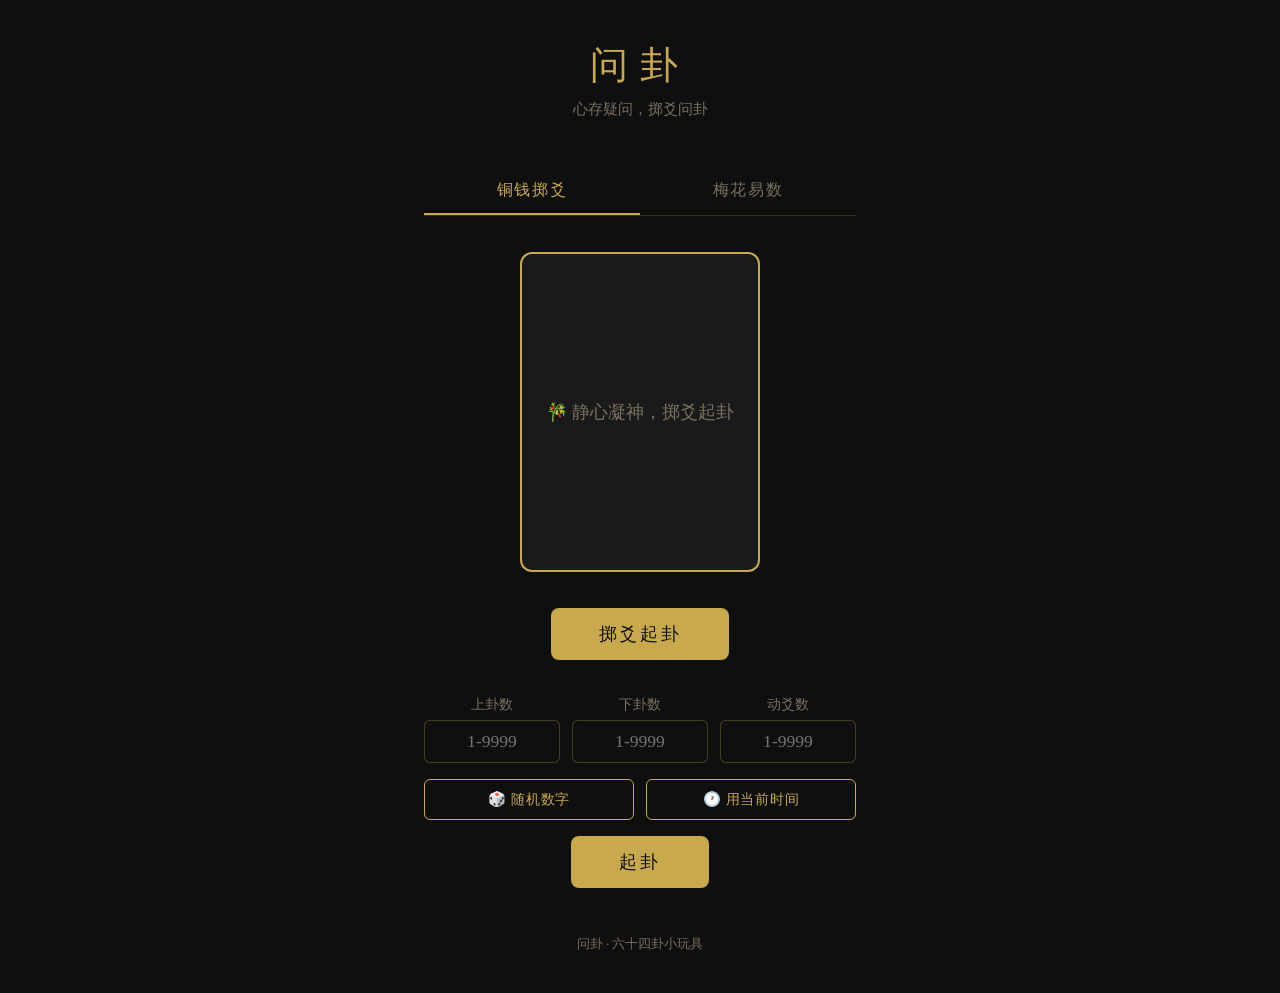
<file: versions/A0.1/index.html>
<!DOCTYPE html>
<html lang="zh-CN">
<head>
    <meta charset="UTF-8">
    <meta name="viewport" content="width=device-width, initial-scale=1.0">
    <meta http-equiv="Content-Security-Policy" content="default-src 'self'; style-src 'self' 'unsafe-inline'; img-src 'self' data:; connect-src 'none'; frame-ancestors 'none';">
    <title>问卦 · WenGua</title>
    <link rel="stylesheet" href="css/style.css">
</head>
<body>
    <div id="app">
        <header>
            <h1>问卦</h1>
            <p class="subtitle">心存疑问，掷爻问卦</p>
        </header>

        <main id="main-stage">
            <!-- 模式切换 -->
            <div id="mode-tabs">
                <button id="tab-tongqian" class="mode-tab active">铜钱掷爻</button>
                <button id="tab-meihua" class="mode-tab">梅花易数</button>
            </div>

            <!-- 卦象展示区 -->
            <div id="gua-display">
                <p class="placeholder">🎋 静心凝神，掷爻起卦</p>
            </div>

            <!-- 铜钱操作区 -->
            <div id="controls">
                <button id="btn-cast" class="btn-primary">掷爻起卦</button>
            </div>

            <!-- 梅花操作区 -->
            <div id="meihua-controls" class="hidden">
                <div class="meihua-input-row">
                    <div class="meihua-input-group">
                        <label for="input-num1">上卦数</label>
                        <input type="number" id="input-num1" min="1" max="9999" placeholder="1-9999">
                    </div>
                    <div class="meihua-input-group">
                        <label for="input-num2">下卦数</label>
                        <input type="number" id="input-num2" min="1" max="9999" placeholder="1-9999">
                    </div>
                    <div class="meihua-input-group">
                        <label for="input-num3">动爻数</label>
                        <input type="number" id="input-num3" min="1" max="9999" placeholder="1-9999">
                    </div>
                </div>
                <div class="meihua-btn-row">
                    <button id="btn-meihua-random" class="btn-aux">🎲 随机数字</button>
                    <button id="btn-meihua-time" class="btn-aux">🕐 用当前时间</button>
                </div>
                <button id="btn-meihua-cast" class="btn-primary">起卦</button>
            </div>

            <!-- 结果区 -->
            <div id="result" class="hidden">
                <div id="gua-name"></div>
                <div id="gua-symbol"></div>
                <div id="gua-interpretation"></div>
            </div>
        </main>

        <footer>
            <p>问卦 · 六十四卦小玩具</p>
        </footer>
    </div>

    <script src="js/gua-data.js"></script>
    <script src="js/animation.js"></script>
    <script src="js/app.js"></script>
</body>
</html>
</file>
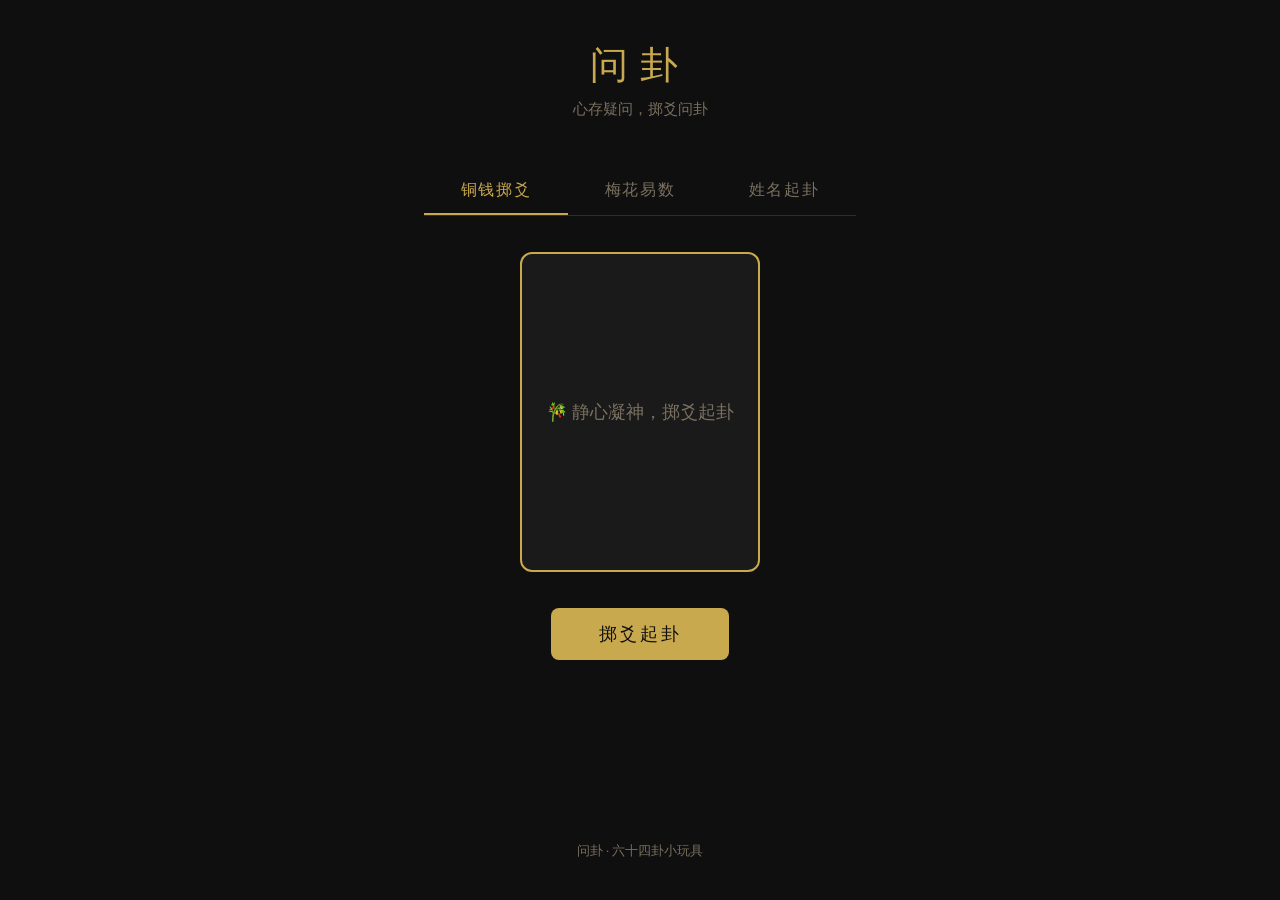
<file: versions/A0.4/index.html>
<!DOCTYPE html>
<html lang="zh-CN">
<head>
    <meta charset="UTF-8">
    <meta name="viewport" content="width=device-width, initial-scale=1.0">
    <meta http-equiv="Content-Security-Policy" content="default-src 'self'; style-src 'self' 'unsafe-inline'; img-src 'self' data:; connect-src 'none'; frame-ancestors 'none';">
    <title>问卦 · WenGua</title>
    <link rel="stylesheet" href="css/style.css">
</head>
<body>
    <div id="app">
        <header>
            <h1>问卦</h1>
            <p class="subtitle">心存疑问，掷爻问卦</p>
        </header>

        <main id="main-stage">
            <!-- 模式切换 -->
            <div id="mode-tabs">
                <button id="tab-tongqian" class="mode-tab active">铜钱掷爻</button>
                <button id="tab-meihua" class="mode-tab">梅花易数</button>
                <button id="tab-name" class="mode-tab">姓名起卦</button>
            </div>

            <!-- 卦象展示区 -->
            <div id="gua-display">
                <p class="placeholder">🎋 静心凝神，掷爻起卦</p>
            </div>

            <!-- 铜钱操作区 -->
            <div id="controls">
                <button id="btn-cast" class="btn-primary">掷爻起卦</button>
            </div>

            <!-- 梅花操作区 -->
            <div id="meihua-controls" class="hidden">
                <div class="meihua-input-row">
                    <div class="meihua-input-group">
                        <label for="input-num1">上卦数</label>
                        <input type="number" id="input-num1" min="1" max="9999" placeholder="1-9999">
                    </div>
                    <div class="meihua-input-group">
                        <label for="input-num2">下卦数</label>
                        <input type="number" id="input-num2" min="1" max="9999" placeholder="1-9999">
                    </div>
                    <div class="meihua-input-group">
                        <label for="input-num3">动爻数</label>
                        <input type="number" id="input-num3" min="1" max="9999" placeholder="1-9999">
                    </div>
                </div>
                <div class="meihua-btn-row">
                    <button id="btn-meihua-random" class="btn-aux">🎲 随机数字</button>
                    <button id="btn-meihua-time" class="btn-aux">🕐 用当前时间</button>
                </div>
                <button id="btn-meihua-cast" class="btn-primary">起卦</button>
            </div>

            <!-- 姓名起卦区 -->
            <div id="name-controls" class="hidden">
                <div class="name-input-row">
                    <input type="text" id="input-name" placeholder="请输入姓名（如：诸葛亮）" maxlength="10">
                </div>
                <button id="btn-name-cast" class="btn-primary">起卦</button>
            </div>

            <!-- 结果区 -->
            <div id="result" class="hidden">
                <div id="gua-name"></div>
                <div id="gua-symbol"></div>
                <div id="gua-interpretation"></div>
            </div>
        </main>

        <footer>
            <p>问卦 · 六十四卦小玩具</p>
        </footer>
    </div>

    <script src="js/gua-data.js"></script>
    <script src="js/stroke-data.js"></script>
    <script src="js/animation.js"></script>
    <script src="js/app.js"></script>
</body>
</html>
</file>
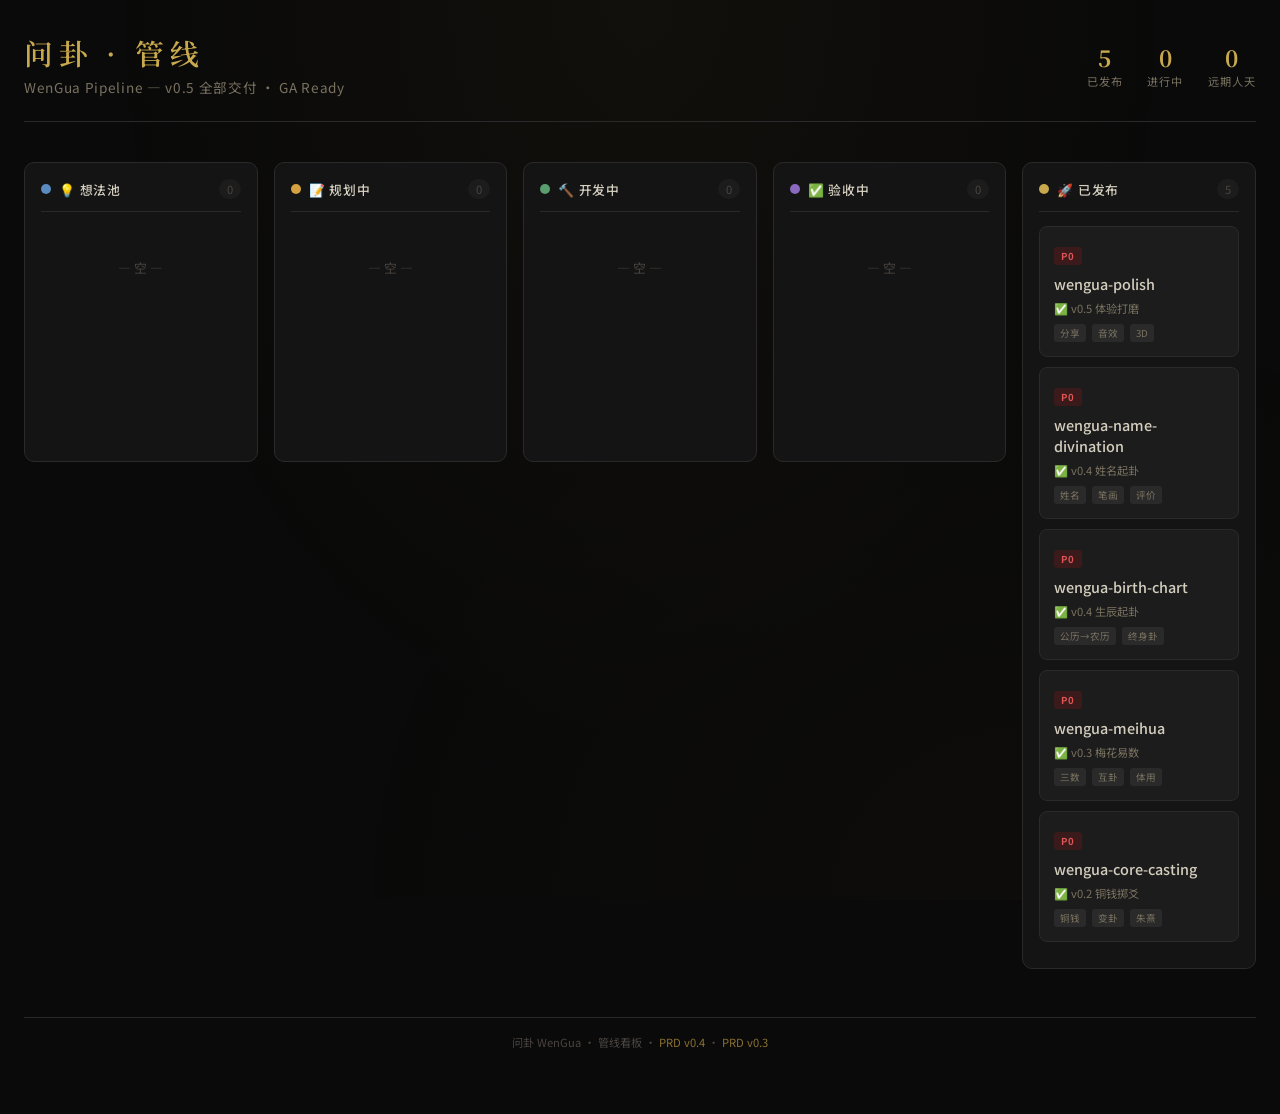
<file: .trae/pipeline/pipeline.html>
<!DOCTYPE html>
<html lang="zh-CN">
<head>
<meta charset="UTF-8">
<meta name="viewport" content="width=device-width, initial-scale=1.0">
<title>问卦 · 管线看板</title>
<style>
  @import url('https://fonts.googleapis.com/css2?family=Noto+Serif+SC:wght@400;600;700&family=Noto+Sans+SC:wght@300;400;500&display=swap');

  :root {
    --bg: #0a0a0a;
    --surface: #141414;
    --card: #1c1c1c;
    --border: #2a2a2a;
    --gold: #c9a94e;
    --gold-dim: #8a7030;
    --text: #d4cebf;
    --text-dim: #7a7260;
    --text-muted: #4a4440;
    --red: #e05555;
    --amber: #d4a040;
    --green: #5a9e6f;
    --blue: #5a8abe;
    --tag-idea: #3a3a4a;
    --tag-plan: #4a3a2a;
    --tag-dev: #2a4a3a;
    --tag-review: #3a2a4a;
    --tag-done: #2a3a2a;
  }

  * { margin:0; padding:0; box-sizing:border-box; }

  body {
    background: var(--bg);
    color: var(--text);
    font-family: 'Noto Sans SC', 'Microsoft YaHei', sans-serif;
    min-height: 100vh;
    overflow-x: hidden;
  }

  /* --- Background atmosphere --- */
  body::before {
    content: '';
    position: fixed;
    inset: 0;
    background: radial-gradient(ellipse at 50% 0%, rgba(201,169,78,0.04) 0%, transparent 60%),
                radial-gradient(ellipse at 80% 100%, rgba(201,169,78,0.02) 0%, transparent 50%);
    pointer-events: none;
    z-index: 0;
  }

  .container {
    position: relative;
    z-index: 1;
    max-width: 1400px;
    margin: 0 auto;
    padding: 32px 24px 64px;
  }

  /* --- Header --- */
  .header {
    display: flex;
    align-items: center;
    justify-content: space-between;
    margin-bottom: 40px;
    padding-bottom: 24px;
    border-bottom: 1px solid var(--border);
  }

  .header-left h1 {
    font-family: 'Noto Serif SC', serif;
    font-size: 1.8rem;
    font-weight: 600;
    color: var(--gold);
    letter-spacing: 0.2em;
  }

  .header-left .sub {
    color: var(--text-dim);
    font-size: 0.85rem;
    margin-top: 4px;
    letter-spacing: 0.05em;
  }

  .header-right {
    display: flex;
    gap: 24px;
    align-items: center;
  }

  .stat {
    text-align: center;
  }
  .stat-num {
    font-family: 'Noto Serif SC', serif;
    font-size: 1.4rem;
    color: var(--gold);
    font-weight: 700;
  }
  .stat-label {
    font-size: 0.7rem;
    color: var(--text-dim);
    text-transform: uppercase;
    letter-spacing: 0.1em;
  }

  /* --- Pipeline columns --- */
  .pipeline {
    display: grid;
    grid-template-columns: repeat(5, 1fr);
    gap: 16px;
    align-items: start;
  }

  .column {
    background: var(--surface);
    border-radius: 10px;
    padding: 16px;
    border: 1px solid var(--border);
    min-height: 300px;
  }

  .col-header {
    display: flex;
    align-items: center;
    gap: 8px;
    margin-bottom: 14px;
    padding-bottom: 12px;
    border-bottom: 1px solid var(--border);
  }

  .col-icon {
    width: 10px;
    height: 10px;
    border-radius: 50%;
    flex-shrink: 0;
  }
  .col-icon.idea { background: var(--blue); }
  .col-icon.plan { background: var(--amber); }
  .col-icon.dev  { background: var(--green); }
  .col-icon.review { background: #8a6abe; }
  .col-icon.done { background: var(--gold); }

  .col-title {
    font-size: 0.8rem;
    font-weight: 500;
    letter-spacing: 0.06em;
  }
  .col-count {
    margin-left: auto;
    font-size: 0.7rem;
    color: var(--text-muted);
    background: var(--card);
    padding: 2px 8px;
    border-radius: 10px;
  }

  /* --- Cards --- */
  .card {
    background: var(--card);
    border: 1px solid var(--border);
    border-radius: 8px;
    padding: 14px;
    margin-bottom: 10px;
    cursor: pointer;
    transition: border-color 0.2s, transform 0.2s;
  }
  .card:hover {
    border-color: var(--gold-dim);
    transform: translateY(-1px);
  }

  .card-priority {
    display: inline-block;
    font-size: 0.6rem;
    font-weight: 700;
    letter-spacing: 0.08em;
    padding: 2px 7px;
    border-radius: 3px;
    margin-bottom: 8px;
  }
  .pri-p0 { background: #3a1a1a; color: var(--red); }
  .pri-p1 { background: #3a2a1a; color: var(--amber); }
  .pri-p2 { background: #2a2a3a; color: var(--blue); }
  .pri-p3 { background: var(--tag-idea); color: #8a8aaa; }

  .card-title {
    font-size: 0.9rem;
    font-weight: 500;
    color: var(--text);
    margin-bottom: 6px;
  }

  .card-meta {
    font-size: 0.7rem;
    color: var(--text-dim);
    display: flex;
    gap: 12px;
  }

  .card-meta span {
    display: flex;
    align-items: center;
    gap: 4px;
  }

  .card-tags {
    margin-top: 8px;
    display: flex;
    gap: 6px;
    flex-wrap: wrap;
  }

  .tag {
    font-size: 0.6rem;
    padding: 2px 6px;
    border-radius: 3px;
    background: var(--border);
    color: var(--text-dim);
  }

  /* --- Footer --- */
  .footer {
    margin-top: 48px;
    padding-top: 16px;
    border-top: 1px solid var(--border);
    text-align: center;
    color: var(--text-muted);
    font-size: 0.7rem;
  }

  .footer a {
    color: var(--gold-dim);
    text-decoration: none;
  }

  @media (max-width: 1000px) {
    .pipeline { grid-template-columns: repeat(3, 1fr); }
  }
  @media (max-width: 640px) {
    .pipeline { grid-template-columns: 1fr; }
    .header { flex-direction: column; gap: 16px; text-align: center; }
  }
</style>
</head>
<body>
<div class="container">

  <!-- Header -->
  <div class="header">
    <div class="header-left">
      <h1>问卦 · 管线</h1>
      <div class="sub">WenGua Pipeline — v0.5 全部交付 · GA Ready</div>
    </div>
    <div class="header-right">
      <div class="stat">
        <div class="stat-num">5</div>
        <div class="stat-label">已发布</div>
      </div>
      <div class="stat">
        <div class="stat-num">0</div>
        <div class="stat-label">进行中</div>
      </div>
      <div class="stat">
        <div class="stat-num">0</div>
        <div class="stat-label">远期人天</div>
      </div>
    </div>
  </div>

  <!-- Pipeline -->
  <div class="pipeline">

    <!-- 想法池 -->
    <div class="column">
      <div class="col-header">
        <div class="col-icon idea"></div>
        <div class="col-title">💡 想法池</div>
        <div class="col-count">0</div>
      </div>
      <div style="color:var(--text-muted);text-align:center;padding:32px 0;font-size:0.8rem;">— 空 —</div>
    </div>

    <!-- 规划中 -->
    <div class="column">
      <div class="col-header">
        <div class="col-icon plan"></div>
        <div class="col-title">📝 规划中</div>
        <div class="col-count">0</div>
      </div>
      <div style="color:var(--text-muted);text-align:center;padding:32px 0;font-size:0.8rem;">— 空 —</div>
    </div>

    <!-- 开发中 -->
    <div class="column">
      <div class="col-header">
        <div class="col-icon dev"></div>
        <div class="col-title">🔨 开发中</div>
        <div class="col-count">0</div>
      </div>
      <div style="color:var(--text-muted);text-align:center;padding:32px 0;font-size:0.8rem;">— 空 —</div>
    </div>

    <!-- 验收中 -->
    <div class="column">
      <div class="col-header">
        <div class="col-icon review"></div>
        <div class="col-title">✅ 验收中</div>
        <div class="col-count">0</div>
      </div>
      <div style="color:var(--text-muted);text-align:center;padding:32px 0;font-size:0.8rem;">— 空 —</div>
    </div>

    <!-- 已发布 -->
    <div class="column">
      <div class="col-header">
        <div class="col-icon done"></div>
        <div class="col-title">🚀 已发布</div>
        <div class="col-count">5</div>
      </div>

      <div class="card">
        <div class="card-priority pri-p0">P0</div>
        <div class="card-title">wengua-polish</div>
        <div class="card-meta"><span>✅ v0.5 体验打磨</span></div>
        <div class="card-tags"><span class="tag">分享</span><span class="tag">音效</span><span class="tag">3D</span></div>
      </div>
      <div class="card">
        <div class="card-priority pri-p0">P0</div>
        <div class="card-title">wengua-name-divination</div>
        <div class="card-meta"><span>✅ v0.4 姓名起卦</span></div>
        <div class="card-tags"><span class="tag">姓名</span><span class="tag">笔画</span><span class="tag">评价</span></div>
      </div>
      <div class="card">
        <div class="card-priority pri-p0">P0</div>
        <div class="card-title">wengua-birth-chart</div>
        <div class="card-meta"><span>✅ v0.4 生辰起卦</span></div>
        <div class="card-tags"><span class="tag">公历→农历</span><span class="tag">终身卦</span></div>
      </div>
      <div class="card">
        <div class="card-priority pri-p0">P0</div>
        <div class="card-title">wengua-meihua</div>
        <div class="card-meta"><span>✅ v0.3 梅花易数</span></div>
        <div class="card-tags"><span class="tag">三数</span><span class="tag">互卦</span><span class="tag">体用</span></div>
      </div>
      <div class="card">
        <div class="card-priority pri-p0">P0</div>
        <div class="card-title">wengua-core-casting</div>
        <div class="card-meta"><span>✅ v0.2 铜钱掷爻</span></div>
        <div class="card-tags"><span class="tag">铜钱</span><span class="tag">变卦</span><span class="tag">朱熹</span></div>
      </div>
    </div>

  </div>

  <div class="footer">
    问卦 WenGua · 管线看板 · <a href="../../docs/PRD-问卦-v0.4.md">PRD v0.4</a> ·
    <a href="../../docs/PRD-问卦-v0.3.md">PRD v0.3</a>
  </div>

</div>
</body>
</html>
</file>
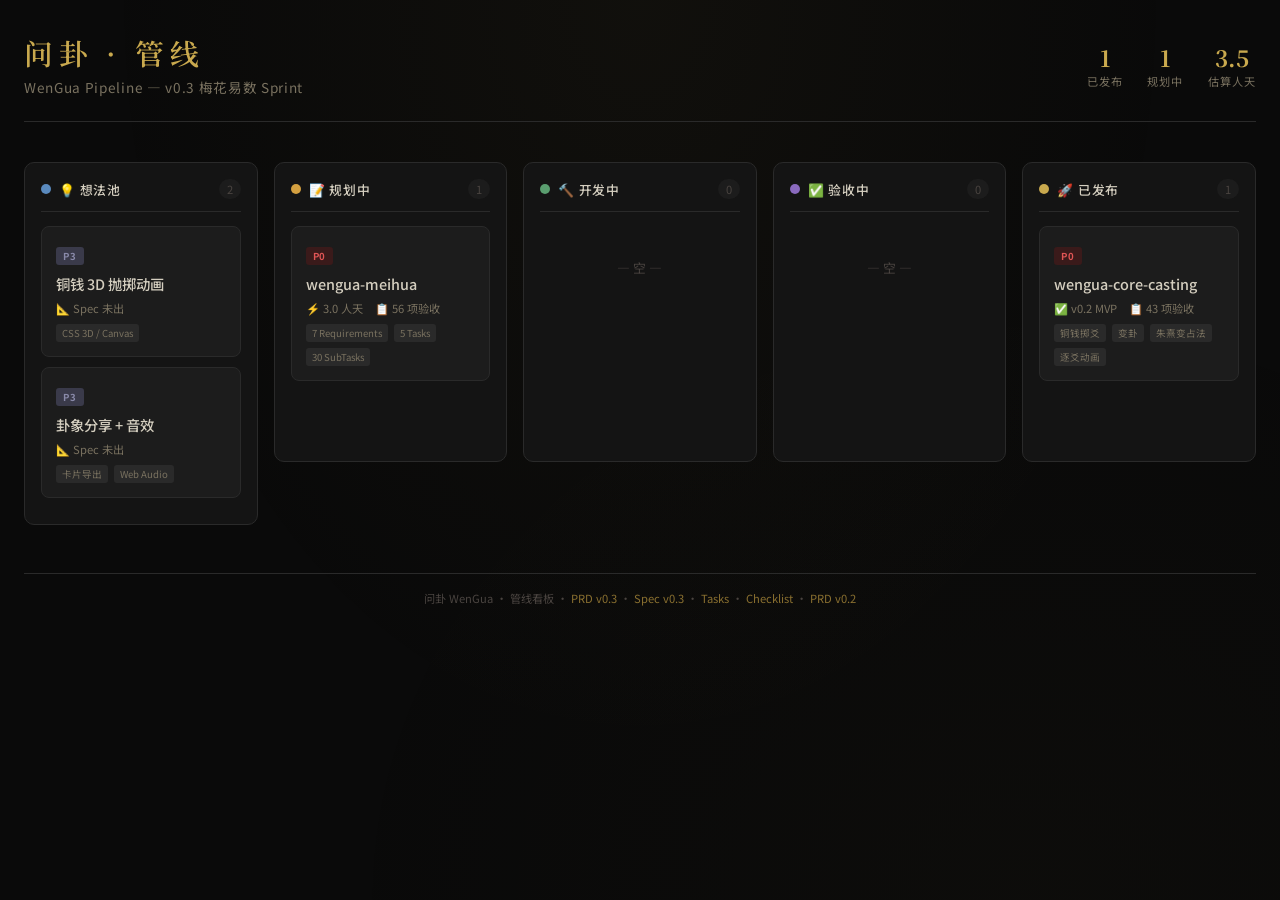
<file: versions/A0.1/.trae/pipeline/pipeline.html>
<!DOCTYPE html>
<html lang="zh-CN">
<head>
<meta charset="UTF-8">
<meta name="viewport" content="width=device-width, initial-scale=1.0">
<title>问卦 · 管线看板</title>
<style>
  @import url('https://fonts.googleapis.com/css2?family=Noto+Serif+SC:wght@400;600;700&family=Noto+Sans+SC:wght@300;400;500&display=swap');

  :root {
    --bg: #0a0a0a;
    --surface: #141414;
    --card: #1c1c1c;
    --border: #2a2a2a;
    --gold: #c9a94e;
    --gold-dim: #8a7030;
    --text: #d4cebf;
    --text-dim: #7a7260;
    --text-muted: #4a4440;
    --red: #e05555;
    --amber: #d4a040;
    --green: #5a9e6f;
    --blue: #5a8abe;
    --tag-idea: #3a3a4a;
    --tag-plan: #4a3a2a;
    --tag-dev: #2a4a3a;
    --tag-review: #3a2a4a;
    --tag-done: #2a3a2a;
  }

  * { margin:0; padding:0; box-sizing:border-box; }

  body {
    background: var(--bg);
    color: var(--text);
    font-family: 'Noto Sans SC', 'Microsoft YaHei', sans-serif;
    min-height: 100vh;
    overflow-x: hidden;
  }

  /* --- Background atmosphere --- */
  body::before {
    content: '';
    position: fixed;
    inset: 0;
    background: radial-gradient(ellipse at 50% 0%, rgba(201,169,78,0.04) 0%, transparent 60%),
                radial-gradient(ellipse at 80% 100%, rgba(201,169,78,0.02) 0%, transparent 50%);
    pointer-events: none;
    z-index: 0;
  }

  .container {
    position: relative;
    z-index: 1;
    max-width: 1400px;
    margin: 0 auto;
    padding: 32px 24px 64px;
  }

  /* --- Header --- */
  .header {
    display: flex;
    align-items: center;
    justify-content: space-between;
    margin-bottom: 40px;
    padding-bottom: 24px;
    border-bottom: 1px solid var(--border);
  }

  .header-left h1 {
    font-family: 'Noto Serif SC', serif;
    font-size: 1.8rem;
    font-weight: 600;
    color: var(--gold);
    letter-spacing: 0.2em;
  }

  .header-left .sub {
    color: var(--text-dim);
    font-size: 0.85rem;
    margin-top: 4px;
    letter-spacing: 0.05em;
  }

  .header-right {
    display: flex;
    gap: 24px;
    align-items: center;
  }

  .stat {
    text-align: center;
  }
  .stat-num {
    font-family: 'Noto Serif SC', serif;
    font-size: 1.4rem;
    color: var(--gold);
    font-weight: 700;
  }
  .stat-label {
    font-size: 0.7rem;
    color: var(--text-dim);
    text-transform: uppercase;
    letter-spacing: 0.1em;
  }

  /* --- Pipeline columns --- */
  .pipeline {
    display: grid;
    grid-template-columns: repeat(5, 1fr);
    gap: 16px;
    align-items: start;
  }

  .column {
    background: var(--surface);
    border-radius: 10px;
    padding: 16px;
    border: 1px solid var(--border);
    min-height: 300px;
  }

  .col-header {
    display: flex;
    align-items: center;
    gap: 8px;
    margin-bottom: 14px;
    padding-bottom: 12px;
    border-bottom: 1px solid var(--border);
  }

  .col-icon {
    width: 10px;
    height: 10px;
    border-radius: 50%;
    flex-shrink: 0;
  }
  .col-icon.idea { background: var(--blue); }
  .col-icon.plan { background: var(--amber); }
  .col-icon.dev  { background: var(--green); }
  .col-icon.review { background: #8a6abe; }
  .col-icon.done { background: var(--gold); }

  .col-title {
    font-size: 0.8rem;
    font-weight: 500;
    letter-spacing: 0.06em;
  }
  .col-count {
    margin-left: auto;
    font-size: 0.7rem;
    color: var(--text-muted);
    background: var(--card);
    padding: 2px 8px;
    border-radius: 10px;
  }

  /* --- Cards --- */
  .card {
    background: var(--card);
    border: 1px solid var(--border);
    border-radius: 8px;
    padding: 14px;
    margin-bottom: 10px;
    cursor: pointer;
    transition: border-color 0.2s, transform 0.2s;
  }
  .card:hover {
    border-color: var(--gold-dim);
    transform: translateY(-1px);
  }

  .card-priority {
    display: inline-block;
    font-size: 0.6rem;
    font-weight: 700;
    letter-spacing: 0.08em;
    padding: 2px 7px;
    border-radius: 3px;
    margin-bottom: 8px;
  }
  .pri-p0 { background: #3a1a1a; color: var(--red); }
  .pri-p1 { background: #3a2a1a; color: var(--amber); }
  .pri-p2 { background: #2a2a3a; color: var(--blue); }
  .pri-p3 { background: var(--tag-idea); color: #8a8aaa; }

  .card-title {
    font-size: 0.9rem;
    font-weight: 500;
    color: var(--text);
    margin-bottom: 6px;
  }

  .card-meta {
    font-size: 0.7rem;
    color: var(--text-dim);
    display: flex;
    gap: 12px;
  }

  .card-meta span {
    display: flex;
    align-items: center;
    gap: 4px;
  }

  .card-tags {
    margin-top: 8px;
    display: flex;
    gap: 6px;
    flex-wrap: wrap;
  }

  .tag {
    font-size: 0.6rem;
    padding: 2px 6px;
    border-radius: 3px;
    background: var(--border);
    color: var(--text-dim);
  }

  /* --- Footer --- */
  .footer {
    margin-top: 48px;
    padding-top: 16px;
    border-top: 1px solid var(--border);
    text-align: center;
    color: var(--text-muted);
    font-size: 0.7rem;
  }

  .footer a {
    color: var(--gold-dim);
    text-decoration: none;
  }

  @media (max-width: 1000px) {
    .pipeline { grid-template-columns: repeat(3, 1fr); }
  }
  @media (max-width: 640px) {
    .pipeline { grid-template-columns: 1fr; }
    .header { flex-direction: column; gap: 16px; text-align: center; }
  }
</style>
</head>
<body>
<div class="container">

  <!-- Header -->
  <div class="header">
    <div class="header-left">
      <h1>问卦 · 管线</h1>
      <div class="sub">WenGua Pipeline — v0.3 梅花易数 Sprint</div>
    </div>
    <div class="header-right">
      <div class="stat">
        <div class="stat-num">1</div>
        <div class="stat-label">已发布</div>
      </div>
      <div class="stat">
        <div class="stat-num">1</div>
        <div class="stat-label">规划中</div>
      </div>
      <div class="stat">
        <div class="stat-num">3.5</div>
        <div class="stat-label">估算人天</div>
      </div>
    </div>
  </div>

  <!-- Pipeline -->
  <div class="pipeline">

    <!-- 想法池 -->
    <div class="column">
      <div class="col-header">
        <div class="col-icon idea"></div>
        <div class="col-title">💡 想法池</div>
        <div class="col-count">2</div>
      </div>

      <div class="card">
        <div class="card-priority pri-p3">P3</div>
        <div class="card-title">铜钱 3D 抛掷动画</div>
        <div class="card-meta"><span>📐 Spec 未出</span></div>
        <div class="card-tags"><span class="tag">CSS 3D / Canvas</span></div>
      </div>

      <div class="card">
        <div class="card-priority pri-p3">P3</div>
        <div class="card-title">卦象分享 + 音效</div>
        <div class="card-meta"><span>📐 Spec 未出</span></div>
        <div class="card-tags">
          <span class="tag">卡片导出</span>
          <span class="tag">Web Audio</span>
        </div>
      </div>
    </div>

    <!-- 规划中 -->
    <div class="column">
      <div class="col-header">
        <div class="col-icon plan"></div>
        <div class="col-title">📝 规划中</div>
        <div class="col-count">1</div>
      </div>

      <div class="card">
        <div class="card-priority pri-p0">P0</div>
        <div class="card-title">wengua-meihua</div>
        <div class="card-meta">
          <span>⚡ 3.0 人天</span>
          <span>📋 56 项验收</span>
        </div>
        <div class="card-tags">
          <span class="tag">7 Requirements</span>
          <span class="tag">5 Tasks</span>
          <span class="tag">30 SubTasks</span>
        </div>
      </div>
    </div>

    <!-- 开发中 -->
    <div class="column">
      <div class="col-header">
        <div class="col-icon dev"></div>
        <div class="col-title">🔨 开发中</div>
        <div class="col-count">0</div>
      </div>
      <div style="color:var(--text-muted);text-align:center;padding:32px 0;font-size:0.8rem;">— 空 —</div>
    </div>

    <!-- 验收中 -->
    <div class="column">
      <div class="col-header">
        <div class="col-icon review"></div>
        <div class="col-title">✅ 验收中</div>
        <div class="col-count">0</div>
      </div>
      <div style="color:var(--text-muted);text-align:center;padding:32px 0;font-size:0.8rem;">— 空 —</div>
    </div>

    <!-- 已发布 -->
    <div class="column">
      <div class="col-header">
        <div class="col-icon done"></div>
        <div class="col-title">🚀 已发布</div>
        <div class="col-count">1</div>
      </div>

      <div class="card">
        <div class="card-priority pri-p0">P0</div>
        <div class="card-title">wengua-core-casting</div>
        <div class="card-meta">
          <span>✅ v0.2 MVP</span>
          <span>📋 43 项验收</span>
        </div>
        <div class="card-tags">
          <span class="tag">铜钱掷爻</span>
          <span class="tag">变卦</span>
          <span class="tag">朱熹变占法</span>
          <span class="tag">逐爻动画</span>
        </div>
      </div>
    </div>

  </div>

  <div class="footer">
    问卦 WenGua · 管线看板 · <a href="../../docs/PRD-问卦-v0.3.md">PRD v0.3</a> ·
    <a href="../specs/wengua-meihua/spec.md">Spec v0.3</a> ·
    <a href="../specs/wengua-meihua/tasks.md">Tasks</a> ·
    <a href="../specs/wengua-meihua/checklist.md">Checklist</a> ·
    <a href="../../docs/PRD-问卦-v0.2.md">PRD v0.2</a>
  </div>

</div>
</body>
</html>
</file>
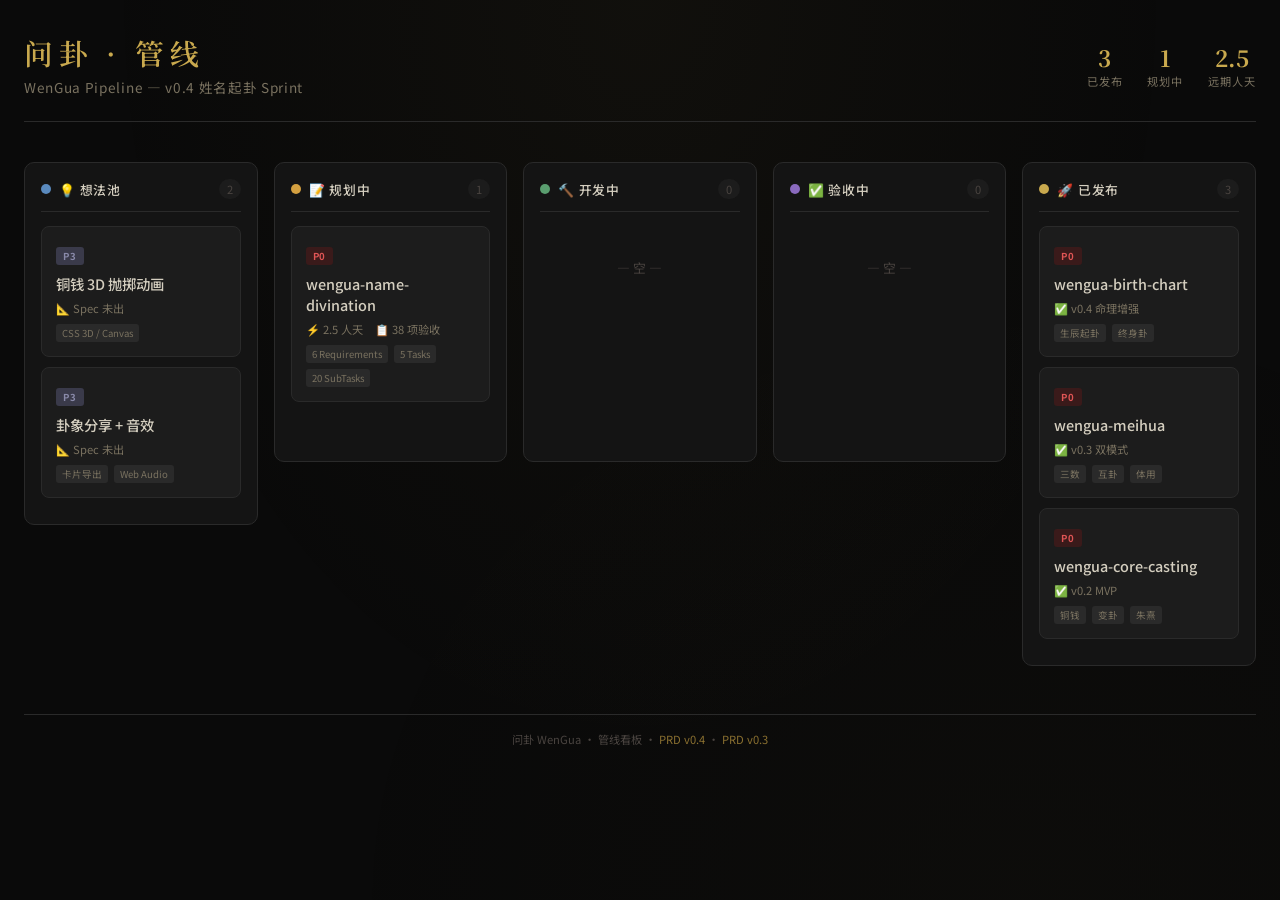
<file: versions/A0.4/.trae/pipeline/pipeline.html>
<!DOCTYPE html>
<html lang="zh-CN">
<head>
<meta charset="UTF-8">
<meta name="viewport" content="width=device-width, initial-scale=1.0">
<title>问卦 · 管线看板</title>
<style>
  @import url('https://fonts.googleapis.com/css2?family=Noto+Serif+SC:wght@400;600;700&family=Noto+Sans+SC:wght@300;400;500&display=swap');

  :root {
    --bg: #0a0a0a;
    --surface: #141414;
    --card: #1c1c1c;
    --border: #2a2a2a;
    --gold: #c9a94e;
    --gold-dim: #8a7030;
    --text: #d4cebf;
    --text-dim: #7a7260;
    --text-muted: #4a4440;
    --red: #e05555;
    --amber: #d4a040;
    --green: #5a9e6f;
    --blue: #5a8abe;
    --tag-idea: #3a3a4a;
    --tag-plan: #4a3a2a;
    --tag-dev: #2a4a3a;
    --tag-review: #3a2a4a;
    --tag-done: #2a3a2a;
  }

  * { margin:0; padding:0; box-sizing:border-box; }

  body {
    background: var(--bg);
    color: var(--text);
    font-family: 'Noto Sans SC', 'Microsoft YaHei', sans-serif;
    min-height: 100vh;
    overflow-x: hidden;
  }

  /* --- Background atmosphere --- */
  body::before {
    content: '';
    position: fixed;
    inset: 0;
    background: radial-gradient(ellipse at 50% 0%, rgba(201,169,78,0.04) 0%, transparent 60%),
                radial-gradient(ellipse at 80% 100%, rgba(201,169,78,0.02) 0%, transparent 50%);
    pointer-events: none;
    z-index: 0;
  }

  .container {
    position: relative;
    z-index: 1;
    max-width: 1400px;
    margin: 0 auto;
    padding: 32px 24px 64px;
  }

  /* --- Header --- */
  .header {
    display: flex;
    align-items: center;
    justify-content: space-between;
    margin-bottom: 40px;
    padding-bottom: 24px;
    border-bottom: 1px solid var(--border);
  }

  .header-left h1 {
    font-family: 'Noto Serif SC', serif;
    font-size: 1.8rem;
    font-weight: 600;
    color: var(--gold);
    letter-spacing: 0.2em;
  }

  .header-left .sub {
    color: var(--text-dim);
    font-size: 0.85rem;
    margin-top: 4px;
    letter-spacing: 0.05em;
  }

  .header-right {
    display: flex;
    gap: 24px;
    align-items: center;
  }

  .stat {
    text-align: center;
  }
  .stat-num {
    font-family: 'Noto Serif SC', serif;
    font-size: 1.4rem;
    color: var(--gold);
    font-weight: 700;
  }
  .stat-label {
    font-size: 0.7rem;
    color: var(--text-dim);
    text-transform: uppercase;
    letter-spacing: 0.1em;
  }

  /* --- Pipeline columns --- */
  .pipeline {
    display: grid;
    grid-template-columns: repeat(5, 1fr);
    gap: 16px;
    align-items: start;
  }

  .column {
    background: var(--surface);
    border-radius: 10px;
    padding: 16px;
    border: 1px solid var(--border);
    min-height: 300px;
  }

  .col-header {
    display: flex;
    align-items: center;
    gap: 8px;
    margin-bottom: 14px;
    padding-bottom: 12px;
    border-bottom: 1px solid var(--border);
  }

  .col-icon {
    width: 10px;
    height: 10px;
    border-radius: 50%;
    flex-shrink: 0;
  }
  .col-icon.idea { background: var(--blue); }
  .col-icon.plan { background: var(--amber); }
  .col-icon.dev  { background: var(--green); }
  .col-icon.review { background: #8a6abe; }
  .col-icon.done { background: var(--gold); }

  .col-title {
    font-size: 0.8rem;
    font-weight: 500;
    letter-spacing: 0.06em;
  }
  .col-count {
    margin-left: auto;
    font-size: 0.7rem;
    color: var(--text-muted);
    background: var(--card);
    padding: 2px 8px;
    border-radius: 10px;
  }

  /* --- Cards --- */
  .card {
    background: var(--card);
    border: 1px solid var(--border);
    border-radius: 8px;
    padding: 14px;
    margin-bottom: 10px;
    cursor: pointer;
    transition: border-color 0.2s, transform 0.2s;
  }
  .card:hover {
    border-color: var(--gold-dim);
    transform: translateY(-1px);
  }

  .card-priority {
    display: inline-block;
    font-size: 0.6rem;
    font-weight: 700;
    letter-spacing: 0.08em;
    padding: 2px 7px;
    border-radius: 3px;
    margin-bottom: 8px;
  }
  .pri-p0 { background: #3a1a1a; color: var(--red); }
  .pri-p1 { background: #3a2a1a; color: var(--amber); }
  .pri-p2 { background: #2a2a3a; color: var(--blue); }
  .pri-p3 { background: var(--tag-idea); color: #8a8aaa; }

  .card-title {
    font-size: 0.9rem;
    font-weight: 500;
    color: var(--text);
    margin-bottom: 6px;
  }

  .card-meta {
    font-size: 0.7rem;
    color: var(--text-dim);
    display: flex;
    gap: 12px;
  }

  .card-meta span {
    display: flex;
    align-items: center;
    gap: 4px;
  }

  .card-tags {
    margin-top: 8px;
    display: flex;
    gap: 6px;
    flex-wrap: wrap;
  }

  .tag {
    font-size: 0.6rem;
    padding: 2px 6px;
    border-radius: 3px;
    background: var(--border);
    color: var(--text-dim);
  }

  /* --- Footer --- */
  .footer {
    margin-top: 48px;
    padding-top: 16px;
    border-top: 1px solid var(--border);
    text-align: center;
    color: var(--text-muted);
    font-size: 0.7rem;
  }

  .footer a {
    color: var(--gold-dim);
    text-decoration: none;
  }

  @media (max-width: 1000px) {
    .pipeline { grid-template-columns: repeat(3, 1fr); }
  }
  @media (max-width: 640px) {
    .pipeline { grid-template-columns: 1fr; }
    .header { flex-direction: column; gap: 16px; text-align: center; }
  }
</style>
</head>
<body>
<div class="container">

  <!-- Header -->
  <div class="header">
    <div class="header-left">
      <h1>问卦 · 管线</h1>
      <div class="sub">WenGua Pipeline — v0.4 姓名起卦 Sprint</div>
    </div>
    <div class="header-right">
      <div class="stat">
        <div class="stat-num">3</div>
        <div class="stat-label">已发布</div>
      </div>
      <div class="stat">
        <div class="stat-num">1</div>
        <div class="stat-label">规划中</div>
      </div>
      <div class="stat">
        <div class="stat-num">2.5</div>
        <div class="stat-label">远期人天</div>
      </div>
    </div>
  </div>

  <!-- Pipeline -->
  <div class="pipeline">

    <!-- 想法池 -->
    <div class="column">
      <div class="col-header">
        <div class="col-icon idea"></div>
        <div class="col-title">💡 想法池</div>
        <div class="col-count">2</div>
      </div>

      <div class="card">
        <div class="card-priority pri-p3">P3</div>
        <div class="card-title">铜钱 3D 抛掷动画</div>
        <div class="card-meta"><span>📐 Spec 未出</span></div>
        <div class="card-tags"><span class="tag">CSS 3D / Canvas</span></div>
      </div>

      <div class="card">
        <div class="card-priority pri-p3">P3</div>
        <div class="card-title">卦象分享 + 音效</div>
        <div class="card-meta"><span>📐 Spec 未出</span></div>
        <div class="card-tags">
          <span class="tag">卡片导出</span>
          <span class="tag">Web Audio</span>
        </div>
      </div>
    </div>

    <!-- 规划中 -->
    <div class="column">
      <div class="col-header">
        <div class="col-icon plan"></div>
        <div class="col-title">📝 规划中</div>
        <div class="col-count">1</div>
      </div>

      <div class="card">
        <div class="card-priority pri-p0">P0</div>
        <div class="card-title">wengua-name-divination</div>
        <div class="card-meta">
          <span>⚡ 2.5 人天</span>
          <span>📋 38 项验收</span>
        </div>
        <div class="card-tags">
          <span class="tag">6 Requirements</span>
          <span class="tag">5 Tasks</span>
          <span class="tag">20 SubTasks</span>
        </div>
      </div>
    </div>

    <!-- 开发中 -->
    <div class="column">
      <div class="col-header">
        <div class="col-icon dev"></div>
        <div class="col-title">🔨 开发中</div>
        <div class="col-count">0</div>
      </div>
      <div style="color:var(--text-muted);text-align:center;padding:32px 0;font-size:0.8rem;">— 空 —</div>
    </div>

    <!-- 验收中 -->
    <div class="column">
      <div class="col-header">
        <div class="col-icon review"></div>
        <div class="col-title">✅ 验收中</div>
        <div class="col-count">0</div>
      </div>
      <div style="color:var(--text-muted);text-align:center;padding:32px 0;font-size:0.8rem;">— 空 —</div>
    </div>

    <!-- 已发布 -->
    <div class="column">
      <div class="col-header">
        <div class="col-icon done"></div>
        <div class="col-title">🚀 已发布</div>
        <div class="col-count">3</div>
      </div>

      <div class="card">
        <div class="card-priority pri-p0">P0</div>
        <div class="card-title">wengua-birth-chart</div>
        <div class="card-meta"><span>✅ v0.4 命理增强</span></div>
        <div class="card-tags"><span class="tag">生辰起卦</span><span class="tag">终身卦</span></div>
      </div>
      <div class="card">
        <div class="card-priority pri-p0">P0</div>
        <div class="card-title">wengua-meihua</div>
        <div class="card-meta"><span>✅ v0.3 双模式</span></div>
        <div class="card-tags"><span class="tag">三数</span><span class="tag">互卦</span><span class="tag">体用</span></div>
      </div>
      <div class="card">
        <div class="card-priority pri-p0">P0</div>
        <div class="card-title">wengua-core-casting</div>
        <div class="card-meta"><span>✅ v0.2 MVP</span></div>
        <div class="card-tags"><span class="tag">铜钱</span><span class="tag">变卦</span><span class="tag">朱熹</span></div>
      </div>
    </div>

  </div>

  <div class="footer">
    问卦 WenGua · 管线看板 · <a href="../../docs/PRD-问卦-v0.4.md">PRD v0.4</a> ·
    <a href="../../docs/PRD-问卦-v0.3.md">PRD v0.3</a>
  </div>

</div>
</body>
</html>
</file>
<file: versions/A0.1/css/style.css>
/* ========================================
   问卦 · WenGua — 样式
   ======================================== */

/* --- Reset & Base --- */
*, *::before, *::after {
    box-sizing: border-box;
    margin: 0;
    padding: 0;
}

:root {
    --color-bg: #0f0f0f;
    --color-surface: #1a1a1a;
    --color-text: #e0d6c2;
    --color-text-dim: #7a7060;
    --color-accent: #c9a94e;
    --color-accent-glow: #f0d060;
    --font-main: "Microsoft YaHei", "PingFang SC", "Noto Serif SC", serif;
}

body {
    font-family: var(--font-main);
    background: var(--color-bg);
    color: var(--color-text);
    min-height: 100vh;
    display: flex;
    justify-content: center;
    align-items: center;
}

#app {
    width: 100%;
    max-width: 480px;
    min-height: 100vh;
    display: flex;
    flex-direction: column;
    align-items: center;
    padding: 40px 24px;
}

/* --- Header --- */
header {
    text-align: center;
    margin-bottom: 48px;
}

header h1 {
    font-size: 2.4rem;
    color: var(--color-accent);
    letter-spacing: 0.3em;
    font-weight: 400;
}

.subtitle {
    color: var(--color-text-dim);
    font-size: 0.95rem;
    margin-top: 8px;
}

/* --- Main Stage --- */
#main-stage {
    flex: 1;
    width: 100%;
    display: flex;
    flex-direction: column;
    align-items: center;
    gap: 36px;
}

#gua-display {
    width: 240px;
    height: 320px;
    border: 2px solid var(--color-accent);
    border-radius: 12px;
    display: flex;
    align-items: center;
    justify-content: center;
    background: var(--color-surface);
}

.placeholder {
    color: var(--color-text-dim);
    font-size: 1.1rem;
}

/* --- Controls --- */
#controls {
    display: flex;
    gap: 16px;
}

.btn-primary {
    padding: 14px 48px;
    font-size: 1.1rem;
    font-family: var(--font-main);
    background: var(--color-accent);
    color: var(--color-bg);
    border: none;
    border-radius: 8px;
    cursor: pointer;
    letter-spacing: 0.15em;
    transition: all 0.2s ease;
}

.btn-primary:hover {
    background: var(--color-accent-glow);
    transform: translateY(-1px);
}

.btn-primary:active {
    transform: translateY(0);
}

/* --- Result --- */
.hidden {
    display: none;
}

#result {
    width: 100%;
    text-align: center;
    padding: 24px;
    background: var(--color-surface);
    border-radius: 12px;
}

/* --- Footer --- */
footer {
    margin-top: 48px;
    color: var(--color-text-dim);
    font-size: 0.8rem;
}

/* --- Yao Display (爻) --- */
#gua-display {
    flex-direction: column;
    justify-content: center;
    gap: 8px;
    padding: 16px;
    overflow: hidden;
}

.yao {
    font-size: 22px;
    text-align: center;
    letter-spacing: 0.15em;
    line-height: 1.8;
    opacity: 0;
    transform: translateY(12px);
    transition: opacity 0.4s ease, transform 0.4s ease;
    position: relative;
    width: 100%;
}

.yao-visible {
    opacity: 1;
    transform: translateY(0);
}

.yao-yang {
    color: var(--color-text);
}

.yao-yin {
    color: var(--color-text);
    letter-spacing: 0.5em;
}

.yao-changing {
    color: var(--color-accent);
    text-shadow: 0 0 8px rgba(201, 169, 78, 0.4);
}

.yao-changing-mark {
    font-size: 14px;
    margin-left: 8px;
    vertical-align: super;
}

/* --- Button Disabled --- */
.btn-primary:disabled {
    opacity: 0.5;
    cursor: not-allowed;
    transform: none;
}

.btn-primary:disabled:hover {
    background: var(--color-accent);
    transform: none;
}

/* --- Result Area --- */
#gua-name {
    font-size: 1.6rem;
    color: var(--color-accent);
    margin-bottom: 8px;
    letter-spacing: 0.1em;
}

#gua-symbol {
    font-size: 56px;
    line-height: 1.4;
    margin-bottom: 16px;
}

#gua-interpretation {
    text-align: left;
    line-height: 1.8;
}

.gua-judgement {
    font-size: 1rem;
    padding: 12px 0;
    border-bottom: 1px solid rgba(201, 169, 78, 0.2);
    margin-bottom: 12px;
}

.yao-lines-list {
    display: flex;
    flex-direction: column;
    gap: 4px;
    margin-bottom: 16px;
}

.yao-line-item {
    font-size: 0.95rem;
    padding: 6px 12px;
    border-radius: 4px;
    line-height: 1.6;
}

.yao-line-item.changing {
    color: var(--color-accent);
    border-left: 3px solid var(--color-accent);
    background: rgba(201, 169, 78, 0.08);
}

/* --- Bian Gua Card (变卦) --- */
.bian-gua-card {
    background: var(--color-bg);
    border: 1px solid var(--color-accent);
    border-radius: 10px;
    padding: 16px;
    margin-bottom: 16px;
}

.bian-gua-header {
    font-size: 1.2rem;
    color: var(--color-accent);
    margin-bottom: 8px;
    letter-spacing: 0.1em;
}

.bian-gua-judgement {
    font-size: 0.95rem;
    line-height: 1.6;
}

/* --- Gua Focus (解读焦点) --- */
.gua-focus {
    border-left: 4px solid var(--color-accent);
    padding: 12px 16px;
    background: rgba(201, 169, 78, 0.06);
    border-radius: 0 8px 8px 0;
}

.gua-focus-header {
    font-size: 1.05rem;
    color: var(--color-accent);
    margin-bottom: 8px;
    letter-spacing: 0.1em;
}

.gua-focus-primary {
    font-size: 1rem;
    line-height: 1.6;
    margin-bottom: 4px;
}

.gua-focus-secondary {
    font-size: 0.95rem;
    line-height: 1.6;
    color: var(--color-text-dim);
}

/* --- Mode Tabs --- */
#mode-tabs {
    display: flex;
    width: 100%;
    border-bottom: 1px solid rgba(201, 169, 78, 0.2);
    margin-bottom: 0;
}

.mode-tab {
    flex: 1;
    padding: 12px 16px;
    font-size: 1rem;
    font-family: var(--font-main);
    background: transparent;
    color: var(--color-text-dim);
    border: none;
    border-bottom: 2px solid transparent;
    cursor: pointer;
    letter-spacing: 0.1em;
    transition: all 0.2s ease;
}

.mode-tab:hover {
    color: var(--color-text);
}

.mode-tab.active {
    color: var(--color-accent);
    border-bottom-color: var(--color-accent);
}

/* --- Meihua Controls --- */
#meihua-controls {
    width: 100%;
    display: flex;
    flex-direction: column;
    gap: 16px;
    align-items: center;
}

.meihua-input-row {
    display: flex;
    gap: 12px;
    width: 100%;
}

.meihua-input-group {
    flex: 1;
    display: flex;
    flex-direction: column;
    gap: 6px;
}

.meihua-input-group label {
    font-size: 0.85rem;
    color: var(--color-text-dim);
    text-align: center;
}

.meihua-input-group input {
    padding: 10px 8px;
    font-size: 1.1rem;
    font-family: var(--font-main);
    background: var(--color-bg);
    color: var(--color-text);
    border: 1px solid rgba(201, 169, 78, 0.3);
    border-radius: 6px;
    text-align: center;
    outline: none;
    transition: border-color 0.2s ease;
    -moz-appearance: textfield;
}

.meihua-input-group input::-webkit-outer-spin-button,
.meihua-input-group input::-webkit-inner-spin-button {
    -webkit-appearance: none;
    margin: 0;
}

.meihua-input-group input:focus {
    border-color: var(--color-accent);
}

.meihua-input-group input.error {
    border-color: #e05555;
    box-shadow: 0 0 6px rgba(224, 85, 85, 0.4);
}

.meihua-btn-row {
    display: flex;
    gap: 12px;
    width: 100%;
}

.btn-aux {
    flex: 1;
    padding: 10px 12px;
    font-size: 0.9rem;
    font-family: var(--font-main);
    background: transparent;
    color: var(--color-accent);
    border: 1px solid var(--color-accent);
    border-radius: 6px;
    cursor: pointer;
    letter-spacing: 0.05em;
    transition: all 0.2s ease;
}

.btn-aux:hover {
    background: rgba(201, 169, 78, 0.1);
}

/* --- Meihua Trigram Display --- */
#gua-display.meihua-mode {
    flex-direction: row;
    justify-content: center;
    align-items: center;
    gap: 4px;
}

.meihua-trigram {
    font-size: 56px;
    line-height: 1;
    color: var(--color-accent);
}

/* --- Meihua Result Cards --- */
.meihua-card {
    padding: 16px;
    margin-bottom: 12px;
    border-radius: 10px;
}

.meihua-card .card-header {
    font-size: 1.1rem;
    color: var(--color-accent);
    margin-bottom: 8px;
    letter-spacing: 0.08em;
}

.meihua-card .card-body {
    font-size: 0.95rem;
    line-height: 1.6;
}

/* --- Ti-Yong Sheng-Ke Card --- */
.tiyong-card {
    padding: 16px;
    margin-bottom: 12px;
    border-radius: 10px;
    border: 1px solid;
}

.tiyong-card .card-header {
    font-size: 1.1rem;
    margin-bottom: 8px;
    letter-spacing: 0.08em;
}

.tiyong-card .card-body {
    font-size: 0.95rem;
    line-height: 1.8;
}

.tiyong-level-5 {
    background: rgba(76, 175, 80, 0.12);
    border-color: #4caf50;
}

.tiyong-level-5 .card-header {
    color: #4caf50;
}

.tiyong-level-4 {
    background: rgba(33, 150, 243, 0.12);
    border-color: #2196f3;
}

.tiyong-level-4 .card-header {
    color: #2196f3;
}

.tiyong-level-3 {
    background: rgba(201, 169, 78, 0.12);
    border-color: var(--color-accent);
}

.tiyong-level-3 .card-header {
    color: var(--color-accent);
}

.tiyong-level-2 {
    background: rgba(255, 193, 7, 0.12);
    border-color: #ffc107;
}

.tiyong-level-2 .card-header {
    color: #ffc107;
}

.tiyong-level-1 {
    background: rgba(224, 85, 85, 0.12);
    border-color: #e05555;
}

.tiyong-level-1 .card-header {
    color: #e05555;
}

/* --- Meihua Source Info --- */
.meihua-source {
    font-size: 0.85rem;
    color: var(--color-text-dim);
    margin-top: 4px;
    line-height: 1.6;
}

/* --- Responsive (480px) --- */
@media (max-width: 480px) {
    #app {
        padding: 24px 16px;
    }

    #gua-display {
        width: 200px;
        height: 280px;
    }

    .yao {
        font-size: 18px;
    }

    #gua-symbol {
        font-size: 48px;
    }

    #gua-name {
        font-size: 1.3rem;
    }

    .btn-primary {
        padding: 12px 36px;
        font-size: 1rem;
    }

    .bian-gua-card {
        padding: 12px;
    }

    .gua-focus {
        padding: 10px 12px;
    }

    .meihua-input-row {
        gap: 8px;
    }

    .meihua-input-group input {
        font-size: 1rem;
        padding: 8px 4px;
    }

    .btn-aux {
        font-size: 0.8rem;
        padding: 8px 6px;
    }

    .meihua-trigram {
        font-size: 42px;
    }

    #mode-tabs {
        font-size: 0.9rem;
    }
}
</file>
<file: versions/A0.4/css/style.css>
/* ========================================
   问卦 · WenGua — 样式
   ======================================== */

/* --- Reset & Base --- */
*, *::before, *::after {
    box-sizing: border-box;
    margin: 0;
    padding: 0;
}

:root {
    --color-bg: #0f0f0f;
    --color-surface: #1a1a1a;
    --color-text: #e0d6c2;
    --color-text-dim: #7a7060;
    --color-accent: #c9a94e;
    --color-accent-glow: #f0d060;
    --font-main: "Microsoft YaHei", "PingFang SC", "Noto Serif SC", serif;
}

body {
    font-family: var(--font-main);
    background: var(--color-bg);
    color: var(--color-text);
    min-height: 100vh;
    display: flex;
    justify-content: center;
    align-items: center;
}

#app {
    width: 100%;
    max-width: 480px;
    min-height: 100vh;
    display: flex;
    flex-direction: column;
    align-items: center;
    padding: 40px 24px;
}

/* --- Header --- */
header {
    text-align: center;
    margin-bottom: 48px;
}

header h1 {
    font-size: 2.4rem;
    color: var(--color-accent);
    letter-spacing: 0.3em;
    font-weight: 400;
}

.subtitle {
    color: var(--color-text-dim);
    font-size: 0.95rem;
    margin-top: 8px;
}

/* --- Main Stage --- */
#main-stage {
    flex: 1;
    width: 100%;
    display: flex;
    flex-direction: column;
    align-items: center;
    gap: 36px;
}

#gua-display {
    width: 240px;
    height: 320px;
    border: 2px solid var(--color-accent);
    border-radius: 12px;
    display: flex;
    align-items: center;
    justify-content: center;
    background: var(--color-surface);
}

.placeholder {
    color: var(--color-text-dim);
    font-size: 1.1rem;
}

/* --- Controls --- */
#controls {
    display: flex;
    gap: 16px;
}

.btn-primary {
    padding: 14px 48px;
    font-size: 1.1rem;
    font-family: var(--font-main);
    background: var(--color-accent);
    color: var(--color-bg);
    border: none;
    border-radius: 8px;
    cursor: pointer;
    letter-spacing: 0.15em;
    transition: all 0.2s ease;
}

.btn-primary:hover {
    background: var(--color-accent-glow);
    transform: translateY(-1px);
}

.btn-primary:active {
    transform: translateY(0);
}

/* --- Result --- */
/* [FIX B1] 特异性: #id.hidden (0,1,1,0) > #id {display:flex} (0,1,0,0) */
.hidden { display: none; }
#meihua-controls.hidden { display: none; }
#meihua-sub-tabs.hidden { display: none; }
#birth-controls.hidden { display: none; }
#name-controls.hidden { display: none; }

#result {
    width: 100%;
    text-align: center;
    padding: 24px;
    background: var(--color-surface);
    border-radius: 12px;
}

/* --- Footer --- */
footer {
    margin-top: 48px;
    color: var(--color-text-dim);
    font-size: 0.8rem;
}

/* --- Yao Display (爻) --- */
#gua-display {
    flex-direction: column;
    justify-content: center;
    gap: 8px;
    padding: 16px;
    overflow: hidden;
}

.yao {
    font-size: 22px;
    text-align: center;
    letter-spacing: 0.15em;
    line-height: 1.8;
    opacity: 0;
    transform: translateY(12px);
    transition: opacity 0.4s ease, transform 0.4s ease;
    position: relative;
    width: 100%;
}

.yao-visible {
    opacity: 1;
    transform: translateY(0);
}

.yao-yang {
    color: var(--color-text);
}

.yao-yin {
    color: var(--color-text);
    letter-spacing: 0.5em;
}

.yao-changing {
    color: var(--color-accent);
    text-shadow: 0 0 8px rgba(201, 169, 78, 0.4);
}

.yao-changing-mark {
    font-size: 14px;
    margin-left: 8px;
    vertical-align: super;
}

/* --- Button Disabled --- */
.btn-primary:disabled {
    opacity: 0.5;
    cursor: not-allowed;
    transform: none;
}

.btn-primary:disabled:hover {
    background: var(--color-accent);
    transform: none;
}

/* --- Result Area --- */
#gua-name {
    font-size: 1.6rem;
    color: var(--color-accent);
    margin-bottom: 8px;
    letter-spacing: 0.1em;
}

#gua-symbol {
    font-size: 56px;
    line-height: 1.4;
    margin-bottom: 16px;
}

#gua-interpretation {
    text-align: left;
    line-height: 1.8;
}

.gua-judgement {
    font-size: 1rem;
    padding: 12px 0;
    border-bottom: 1px solid rgba(201, 169, 78, 0.2);
    margin-bottom: 12px;
}

.yao-lines-list {
    display: flex;
    flex-direction: column;
    gap: 4px;
    margin-bottom: 16px;
}

.yao-line-item {
    font-size: 0.95rem;
    padding: 6px 12px;
    border-radius: 4px;
    line-height: 1.6;
}

.yao-line-item.changing {
    color: var(--color-accent);
    border-left: 3px solid var(--color-accent);
    background: rgba(201, 169, 78, 0.08);
}

/* --- Bian Gua Card (变卦) --- */
.bian-gua-card {
    background: var(--color-bg);
    border: 1px solid var(--color-accent);
    border-radius: 10px;
    padding: 16px;
    margin-bottom: 16px;
}

.bian-gua-header {
    font-size: 1.2rem;
    color: var(--color-accent);
    margin-bottom: 8px;
    letter-spacing: 0.1em;
}

.bian-gua-judgement {
    font-size: 0.95rem;
    line-height: 1.6;
}

/* --- Gua Focus (解读焦点) --- */
.gua-focus {
    border-left: 4px solid var(--color-accent);
    padding: 12px 16px;
    background: rgba(201, 169, 78, 0.06);
    border-radius: 0 8px 8px 0;
}

.gua-focus-header {
    font-size: 1.05rem;
    color: var(--color-accent);
    margin-bottom: 8px;
    letter-spacing: 0.1em;
}

.gua-focus-primary {
    font-size: 1rem;
    line-height: 1.6;
    margin-bottom: 4px;
}

.gua-focus-secondary {
    font-size: 0.95rem;
    line-height: 1.6;
    color: var(--color-text-dim);
}

/* --- Mode Tabs --- */
#mode-tabs {
    display: flex;
    width: 100%;
    border-bottom: 1px solid rgba(201, 169, 78, 0.2);
    margin-bottom: 0;
}

.mode-tab {
    flex: 1;
    padding: 12px 16px;
    font-size: 1rem;
    font-family: var(--font-main);
    background: transparent;
    color: var(--color-text-dim);
    border: none;
    border-bottom: 2px solid transparent;
    cursor: pointer;
    letter-spacing: 0.1em;
    transition: all 0.2s ease;
}

.mode-tab:hover {
    color: var(--color-text);
}

.mode-tab.active {
    color: var(--color-accent);
    border-bottom-color: var(--color-accent);
}

/* --- Meihua Controls --- */
#meihua-controls {
    width: 100%;
    display: flex;
    flex-direction: column;
    gap: 16px;
    align-items: center;
}

.meihua-input-row {
    display: flex;
    gap: 12px;
    width: 100%;
}

.meihua-input-group {
    flex: 1;
    display: flex;
    flex-direction: column;
    gap: 6px;
}

.meihua-input-group label {
    font-size: 0.85rem;
    color: var(--color-text-dim);
    text-align: center;
}

.meihua-input-group input {
    padding: 10px 8px;
    font-size: 1.1rem;
    font-family: var(--font-main);
    background: var(--color-bg);
    color: var(--color-text);
    border: 1px solid rgba(201, 169, 78, 0.3);
    border-radius: 6px;
    text-align: center;
    outline: none;
    transition: border-color 0.2s ease;
    -moz-appearance: textfield;
}

.meihua-input-group input::-webkit-outer-spin-button,
.meihua-input-group input::-webkit-inner-spin-button {
    -webkit-appearance: none;
    margin: 0;
}

.meihua-input-group input:focus {
    border-color: var(--color-accent);
}

.meihua-input-group input.error {
    border-color: #e05555;
    box-shadow: 0 0 6px rgba(224, 85, 85, 0.4);
}

.meihua-btn-row {
    display: flex;
    gap: 12px;
    width: 100%;
}

.btn-aux {
    flex: 1;
    padding: 10px 12px;
    font-size: 0.9rem;
    font-family: var(--font-main);
    background: transparent;
    color: var(--color-accent);
    border: 1px solid var(--color-accent);
    border-radius: 6px;
    cursor: pointer;
    letter-spacing: 0.05em;
    transition: all 0.2s ease;
}

.btn-aux:hover {
    background: rgba(201, 169, 78, 0.1);
}

/* --- Meihua Trigram Display --- */
#gua-display.meihua-mode {
    flex-direction: row;
    justify-content: center;
    align-items: center;
    gap: 4px;
}

.meihua-trigram {
    font-size: 56px;
    line-height: 1;
    color: var(--color-accent);
}

/* --- Meihua Result Cards --- */
.meihua-card {
    padding: 16px;
    margin-bottom: 12px;
    border-radius: 10px;
}

.meihua-card .card-header {
    font-size: 1.1rem;
    color: var(--color-accent);
    margin-bottom: 8px;
    letter-spacing: 0.08em;
}

.meihua-card .card-body {
    font-size: 0.95rem;
    line-height: 1.6;
}

/* --- Ti-Yong Sheng-Ke Card --- */
.tiyong-card {
    padding: 16px;
    margin-bottom: 12px;
    border-radius: 10px;
    border: 1px solid;
}

.tiyong-card .card-header {
    font-size: 1.1rem;
    margin-bottom: 8px;
    letter-spacing: 0.08em;
}

.tiyong-card .card-body {
    font-size: 0.95rem;
    line-height: 1.8;
}

.tiyong-level-5 {
    background: rgba(76, 175, 80, 0.12);
    border-color: #4caf50;
}

.tiyong-level-5 .card-header {
    color: #4caf50;
}

.tiyong-level-4 {
    background: rgba(33, 150, 243, 0.12);
    border-color: #2196f3;
}

.tiyong-level-4 .card-header {
    color: #2196f3;
}

.tiyong-level-3 {
    background: rgba(201, 169, 78, 0.12);
    border-color: var(--color-accent);
}

.tiyong-level-3 .card-header {
    color: var(--color-accent);
}

.tiyong-level-2 {
    background: rgba(255, 193, 7, 0.12);
    border-color: #ffc107;
}

.tiyong-level-2 .card-header {
    color: #ffc107;
}

.tiyong-level-1 {
    background: rgba(224, 85, 85, 0.12);
    border-color: #e05555;
}

.tiyong-level-1 .card-header {
    color: #e05555;
}

/* --- Meihua Source Info --- */
.meihua-source {
    font-size: 0.85rem;
    color: var(--color-text-dim);
    margin-top: 4px;
    line-height: 1.6;
}

/* --- Name Controls --- */
#name-controls {
    width: 100%;
    display: flex;
    flex-direction: column;
    gap: 16px;
    align-items: center;
}

.name-input-row {
    width: 100%;
}

.name-input-row input {
    width: 100%;
    padding: 14px 12px;
    font-size: 1.2rem;
    font-family: var(--font-main);
    background: var(--color-bg);
    color: var(--color-text);
    border: 1px solid rgba(201, 169, 78, 0.3);
    border-radius: 8px;
    text-align: center;
    outline: none;
    transition: border-color 0.2s ease;
}

.name-input-row input:focus {
    border-color: var(--color-accent);
}

/* [FIX B4] 统一错误样式：与 meihua-input-group 保持一致 */
.name-input-row input.error {
    border-color: #e05555;
    box-shadow: 0 0 6px rgba(224, 85, 85, 0.4);
}

/* --- Stroke Detail --- */
.stroke-detail {
    text-align: center;
    padding: 12px;
    margin-bottom: 12px;
    background: var(--color-bg);
    border-radius: 8px;
    border: 1px solid rgba(201, 169, 78, 0.15);
    line-height: 2;
}

.stroke-char {
    color: var(--color-accent);
    font-size: 1rem;
}

.stroke-num {
    color: var(--color-text);
    font-weight: bold;
    font-size: 1.1rem;
}

.stroke-sum {
    color: var(--color-text-dim);
    font-size: 0.85rem;
}

/* --- Name Eval Card --- */
.name-eval-card {
    padding: 16px;
    margin-bottom: 12px;
    border-radius: 10px;
    border: 1px solid;
}

/* --- Responsive (480px) --- */
@media (max-width: 480px) {
    #app {
        padding: 24px 16px;
    }

    #gua-display {
        width: 200px;
        height: 280px;
    }

    .yao {
        font-size: 18px;
    }

    #gua-symbol {
        font-size: 48px;
    }

    #gua-name {
        font-size: 1.3rem;
    }

    .btn-primary {
        padding: 12px 36px;
        font-size: 1rem;
    }

    .bian-gua-card {
        padding: 12px;
    }

    .gua-focus {
        padding: 10px 12px;
    }

    .meihua-input-row {
        gap: 8px;
    }

    .meihua-input-group input {
        font-size: 1rem;
        padding: 8px 4px;
    }

    .btn-aux {
        font-size: 0.8rem;
        padding: 8px 6px;
    }

    .meihua-trigram {
        font-size: 42px;
    }

    #mode-tabs {
        font-size: 0.9rem;
    }

    .name-input-row input {
        font-size: 1.1rem;
        padding: 10px 8px;
    }
}
</file>
